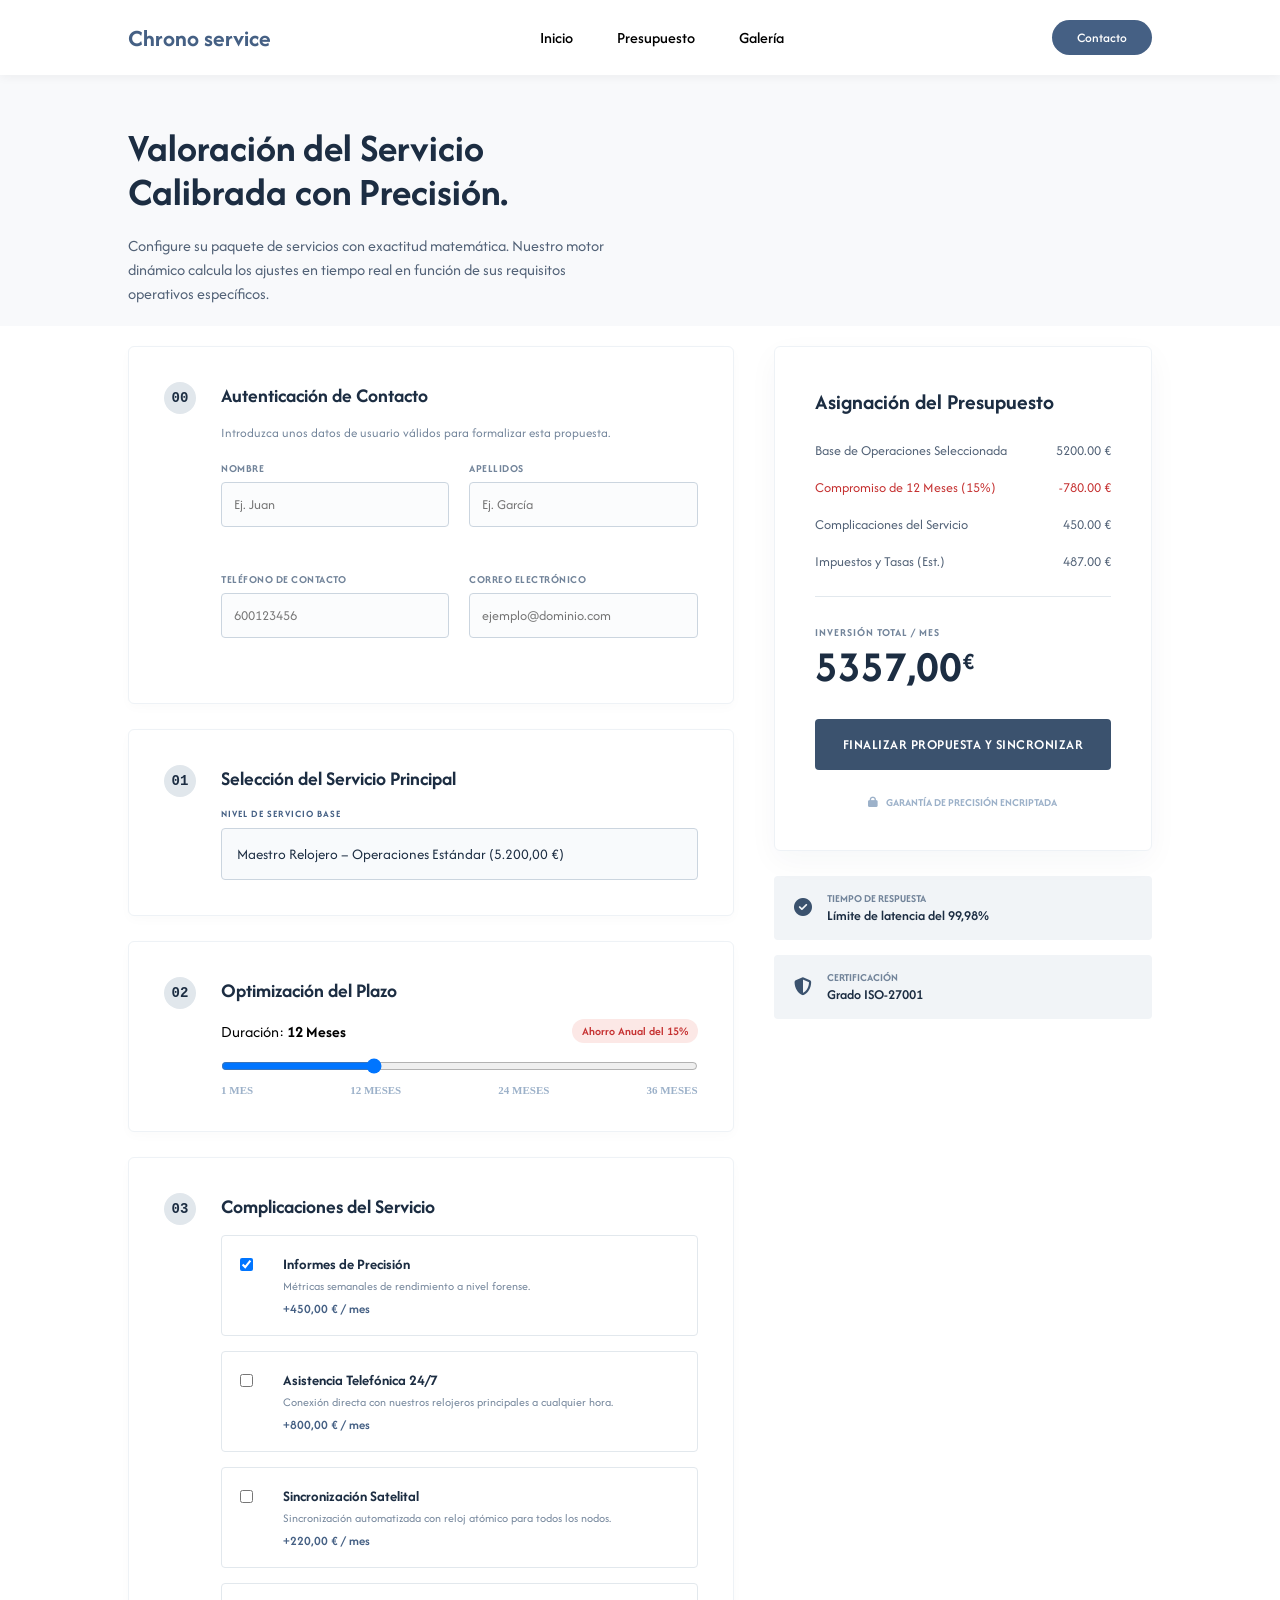
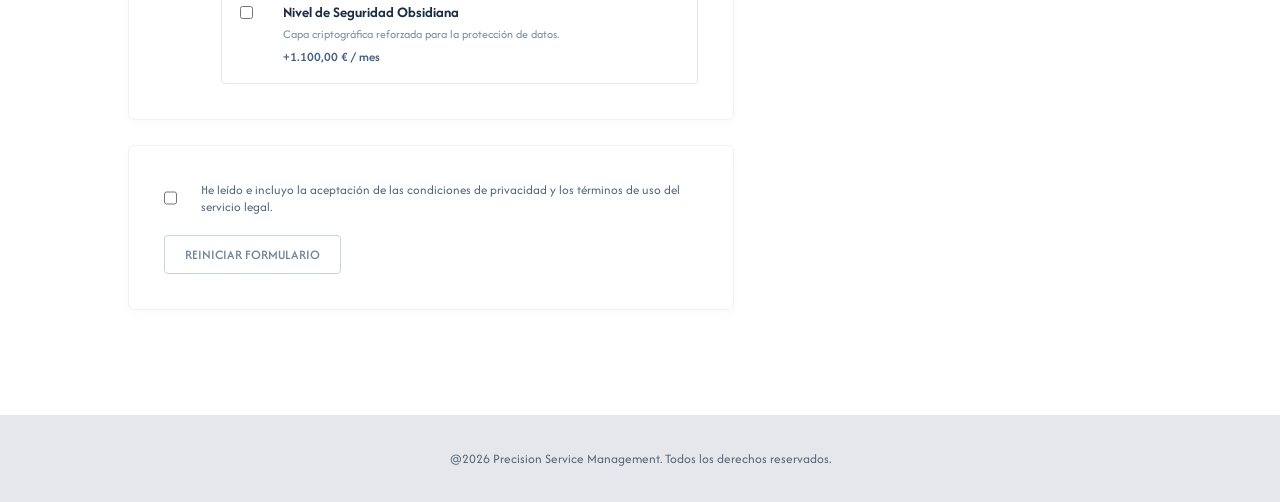
<file: views/presupuesto.html>
<!DOCTYPE html>
<html lang="es">
<head>
  <!-- CONFIGURACIÓN TÉCNICA, METADATOS Y TÍTULO -->
  <meta charset="UTF-8">
  <meta name="viewport" content="width=device-width, initial-scale=1.0">
  <title>Valoración del Servicio de Precisión - Chrono Service</title>
  
  <!-- Vinculación de los archivos de estilos CSS -->
  <link rel="stylesheet" href="../css/variables.css">
  <link rel="stylesheet" href="../css/global.css">
  <link rel="stylesheet" href="../css/paginas/presupuesto.css">
  
  <!-- Iconos de FontAwesome -->
  <link rel="stylesheet" href="https://cdnjs.cloudflare.com/ajax/libs/font-awesome/6.4.0/css/all.min.css" />
</head>
<body>
  <div class="site">
    
    <!-- ENCABEZADO: Logotipo y menú de navegación -->
    <header>
      <a class="logo" href="../index.html"><h1>Chrono service</h1></a>
      <nav>
        <ul class="nav_links">
          <li><a href="../index.html">Inicio</a></li>
          <li><a href="presupuesto.html" class="active">Presupuesto</a></li>
          <li><a href="galeria.html">Galería</a></li>
        </ul>
      </nav>
      <a class="cta" href="contacto.html"><button>Contacto</button></a>
    </header>

    <!-- CONTENIDO PRINCIPAL -->
    <main class="content">
      
      <!-- Introducción de la sección de presupuestos -->
      <section class="valuation-intro">
        <p class="section-subtitle">PLANIFICACIÓN DE INVERSIONES</p>
        <h2 class="section-title">Valoración del Servicio<br>Calibrada con Precisión.</h2>
        <p class="section-lead">Configure su paquete de servicios con exactitud matemática. Nuestro motor dinámico calcula los ajustes en tiempo real en función de sus requisitos operativos específicos.</p>
      </section>

      <!-- FORMULARIO DE PRESUPUESTO INTERACTIVO -->
      <form id="presupuestoForm" novalidate>
        <div class="budget-grid-container">
          
          <!-- COLUMNA DE CONFIGURACIÓN (IZQUIERDA) -->
          <div class="config-column">
            
            <!-- Paso 00: Formulario con los datos de contacto -->
            <div class="step-card">
              <div class="step-badge">00</div>
              <div class="step-content">
                <h3>Autenticación de Contacto</h3>
                <p class="step-desc">Introduzca unos datos de usuario válidos para formalizar esta propuesta.</p>
                
                <!-- Inputs: Nombre y Apellidos -->
                <div class="input-group-row">
                  <div class="input-wrapper">
                    <label for="nombre">Nombre</label>
                    <input type="text" id="nombre" name="nombre" placeholder="Ej. Juan" required>
                    <span class="error-msg" id="err-nombre"></span>
                  </div>
                  <div class="input-wrapper">
                    <label for="apellidos">Apellidos</label>
                    <input type="text" id="apellidos" name="apellidos" placeholder="Ej. García" required>
                    <span class="error-msg" id="err-apellidos"></span>
                  </div>
                </div>

                <!-- Inputs: Teléfono y Email -->
                <div class="input-group-row" style="margin-top: 15px;">
                  <div class="input-wrapper">
                    <label for="telefono">Teléfono de contacto</label>
                    <input type="tel" id="telefono" name="telefono" placeholder="600123456" required>
                    <span class="error-msg" id="err-telefono"></span>
                  </div>
                  <div class="input-wrapper">
                    <label for="email">Correo electrónico</label>
                    <input type="email" id="email" name="email" placeholder="ejemplo@dominio.com" required>
                    <span class="error-msg" id="err-email"></span>
                  </div>
                </div>
              </div>
            </div>

            <!-- Paso 01: Selección del producto o tarifa base -->
            <div class="step-card">
              <div class="step-badge">01</div>
              <div class="step-content">
                <h3>Selección del Servicio Principal</h3>
                <label class="base-tier-label" for="producto">NIVEL DE SERVICIO BASE</label>
                <div class="select-style-wrapper">
                  <select id="producto" name="producto">
                    <option value="5200" selected>Maestro Relojero – Operaciones Estándar (5.200,00 €)</option>
                    <option value="3500">Mantenimiento Industrial – Set de Calibración (3.500,00 €)</option>
                    <option value="7800">Innovación Empresarial – System a Gran Escala (7.800,00 €)</option>
                  </select>
                </div>
              </div>
            </div>

            <!-- Paso 02: Selector de rango para los meses de suscripción -->
            <div class="step-card">
              <div class="step-badge">02</div>
              <div class="step-content">
                <h3>Optimización del Plazo</h3>
                <div class="duration-header">
                  <span class="duration-label">Duración: <strong id="plazo-val">12 Meses</strong></span>
                  <span class="discount-badge" id="descuento-tag">Ahorro Anual del 15%</span>
                </div>
                
                <!-- Control deslizable (Slider) -->
                <div class="range-slider-container">
                  <input type="range" id="plazo" name="plazo" min="1" max="36" value="12" step="1">
                  <div class="range-ticks">
                    <span>1 MES</span>
                    <span>12 MESES</span>
                    <span>24 MESES</span>
                    <span>36 MESES</span>
                  </div>
                </div>
              </div>
            </div>

            <!-- Paso 03: Checkboxes para añadir extras opcionales -->
            <div class="step-card">
              <div class="step-badge">03</div>
              <div class="step-content">
                <h3>Complicaciones del Servicio</h3>
                <div class="complications-grid">
                  
                  <!-- Extra 1: Informes -->
                  <label class="checkbox-card">
                    <input type="checkbox" name="extras" value="450" checked>
                    <span class="checkbox-custom"></span>
                    <span class="checkbox-label-block">
                      <strong>Informes de Precisión</strong>
                      <span class="sub-txt">Métricas semanales de rendimiento a nivel forense.</span>
                      <span class="price-txt">+450,00 € / mes</span>
                    </span>
                  </label>

                  <!-- Extra 2: Soporte 24/7 -->
                  <label class="checkbox-card">
                    <input type="checkbox" name="extras" value="800">
                    <span class="checkbox-custom"></span>
                    <span class="checkbox-label-block">
                      <strong>Asistencia Telefónica 24/7</strong>
                      <span class="sub-txt">Conexión directa con nuestros relojeros principales a cualquier hora.</span>
                      <span class="price-txt">+800,00 € / mes</span>
                    </span>
                  </label>

                  <!-- Extra 3: Sincronización Satelital -->
                  <label class="checkbox-card">
                    <input type="checkbox" name="extras" value="220">
                    <span class="checkbox-custom"></span>
                    <span class="checkbox-label-block">
                      <strong>Sincronización Satelital</strong>
                      <span class="sub-txt">Sincronización automatizada con reloj atómico para todos los nodos.</span>
                      <span class="price-txt">+220,00 € / mes</span>
                    </span>
                  </label>

                  <!-- Extra 4: Seguridad Obsidiana -->
                  <label class="checkbox-card">
                    <input type="checkbox" name="extras" value="1100">
                    <span class="checkbox-custom"></span>
                    <span class="checkbox-label-block">
                      <strong>Nivel de Seguridad Obsidiana</strong>
                      <span class="sub-txt">Capa criptográfica reforzada para la protección de datos.</span>
                      <span class="price-txt">+1.100,00 € / mes</span>
                    </span>
                  </label>

                </div>
              </div>
            </div>

            <!-- Aceptación de políticas legales y reinicio -->
            <div class="step-card privacy-card">
              <label class="privacy-checkbox-container">
                <input type="checkbox" id="privacidad" name="privacidad" required>
                <span class="checkbox-custom"></span>
                <span class="privacy-text">He leído e incluyo la aceptación de las condiciones de privacidad y los términos de uso del servicio legal.</span>
              </label>
              <div class="form-buttons">
                <button type="button" id="btn-reset" class="btn-secondary-custom">REINICIAR FORMULARIO</button>
              </div>
            </div>

          </div>

          <!-- COLUMNA DEL RECIBO / DESGLOSE (DERECHA) -->
          <div class="summary-column">
            <div class="sticky-receipt-card">
              <h3>Asignación del Presupuesto</h3>
              
              <!-- Líneas dinámicas del desglose económico -->
              <div class="receipt-line">
                <span>Base de Operaciones Seleccionada</span>
                <span id="recibo-base">0,00 €</span>
              </div>
              
              <div class="receipt-line discount-line">
                <span id="recibo-plazo-desc">Optimización de Compromiso</span>
                <span id="recibo-descuento">-0,00 €</span>
              </div>

              <div class="receipt-line">
                <span>Complicaciones del Servicio</span>
                <span id="recibo-extras">0,00 €</span>
              </div>

              <div class="receipt-line">
                <span>Impuestos y Tasas (Est.)</span>
                <span id="recibo-tax">0,00 €</span>
              </div>

              <div class="receipt-divider"></div>

              <!-- Muestra del precio final recalculado -->
              <div class="total-investment-block">
                <span class="total-title">INVERSIÓN TOTAL / MES</span>
                <div class="total-amount-display">
                  <span id="recibo-total">0,00</span>
                  <span class="currency-symbol">€</span>
                </div>
              </div>

              <!-- Botón para procesar y enviar el formulario -->
              <button type="submit" class="btn-finalize">FINALIZAR PROPUESTA Y SINCRONIZAR</button>

              <div class="secure-badge">
                <i class="fa-solid fa-lock"></i> GARANTÍA DE PRECISIÓN ENCRIPTADA
              </div>
            </div>

            <!-- Tarjetas informativas de calidad adicionales -->
            <div class="status-mini-cards">
              <div class="mini-card">
                <i class="fa-solid fa-circle-check icon-blue"></i>
                <div>
                  <h4>TIEMPO DE RESPUESTA</h4>
                  <p>Límite de latencia del 99,98%</p>
                </div>
              </div>
              <div class="mini-card">
                <i class="fa-solid fa-shield-halved icon-blue"></i>
                <div>
                  <h4>CERTIFICACIÓN</h4>
                  <p>Grado ISO-27001</p>
                </div>
              </div>
            </div>

          </div>

        </div>
      </form>
    </main>

    <!-- PIE DE PÁGINA -->
    <footer class="footer">
      <h5>@2026 Precision Service Management. Todos los derechos reservados.</h5>
    </footer>
  </div>

  <!-- Script encargado de la lógica y cálculos interactivos -->
  <script src="../js/script.js"></script>
</body>
</html>
</file>
<file: css/variables.css>
@import url('https://fonts.googleapis.com/css2?family=Afacad:ital,wght@0,400..700;1,400..700&display=swap');

:root {
  /* Paleta de colores corporativa para Chrono Service */
  --color-primary: #456084;   /* Azul principal: utilizado para elementos destacados, botones y enlaces activos */
  --color-secondary: #516176; /* Azul grisáceo: ideal para textos secundarios, descripciones y estados hover */
  --color-tertiary: #DBE4E7;  /* Gris claro azulado: usado para líneas divisorias (<hr>) y bordes tenues */
  --color-neutral: #F1F4F6;   /* Fondo neutro intermedio: perfecto para tarjetas, contenedores y bloques de contenido */
  --color-main: #F8F9FB;      /* Fondo principal de la web: tono casi blanco para mantener una estética limpia */
}
</file>
<file: css/global.css>
/* ==========================================================================
   RESETEO UNIVERSAL Y AJUSTES DE CAJA
   ========================================================================== */
* {
  box-sizing: border-box; /* Hace que el padding y el border no sumen ancho al tamaño total del elemento */
  margin: 0;              /* Elimina los márgenes heredados por defecto de todos los navegadores */
  padding: 0;             /* Elimina los rellenos heredados por defecto */
}

html, body {
  height: 100%;           /* Garantiza que la estructura base ocupe toda la altura de la ventana */
}

/* ESTRATEGIA FLEXBOX: Fuerza al Footer a mantenerse siempre abajo si hay poco contenido */
.site {
  display: flex;
  flex-direction: column;
  min-height: 100vh;      /* El contenedor padre ocupará como mínimo el 100% del alto de la pantalla */
}

.content {
  flex: 1;                /* Esta zona se expande de forma elástica para empujar al footer hacia el fondo */
}

/* TIPOGRAFÍA Y ESTILOS BASE PARA ENLACES */
li, a, button, h4 {
  font-family: "Afacad", sans-serif;
  text-decoration: none;  /* Quita el subrayado por defecto de todos los enlaces */
}

/* ==========================================================================
   NAVBAR FIJO (BARRA DE NAVEGACIÓN SUPERIOR)
   ========================================================================== */
header {
  position: fixed;        /* Mantiene la barra fija en la parte superior al hacer scroll */
  top: 0;
  left: 0;
  width: 100%;            /* Asegura que cubra todo el ancho horizontal de la ventana */
  display: flex;
  justify-content: space-between; /* Distribuye el logo, el menú y el botón dejando espacio entre ellos */
  align-items: center;    /* Alinea verticalmente todos los elementos del menú en el centro */
  padding: 20px 10%;      /* Margen interno: 20px arriba/abajo y 10% de separación en los laterales */
  background-color: #ffffff;
  box-shadow: 0 2px 10px rgba(0, 0, 0, 0.05); /* Sutil sombra inferior para dar efecto de flotado */
  z-index: 100;           /* Prioridad de capa alta para que el menú siempre quede por encima de las fotos */
}

.logo h1 {
  font-size: 24px;
  color: var(--color-primary); /* Usa el color principal corporativo guardado en variables.css */
}

.nav_links {
  list-style: none;       /* Quita los puntos negros o viñetas de la lista de navegación */
}

.nav_links li {
  display: inline-block;  /* Convierte los elementos de la lista en bloques horizontales contiguos */
  padding: 0 20px;        /* Separación horizontal de 20px entre cada pestaña del menú */
}

.nav_links li a {
  color: #000000;
  font-weight: 500;
  transition: color 0.3s ease; /* Transición suave de 0.3 segundos para el cambio de color al pasar el ratón */
}

.nav_links li a:hover {
  color: var(--color-primary); /* El enlace cambia al color primario en el estado hover */
}

/* ESTILOS DE LOS BOTONES CORPORATIVOS (TIPO CALL TO ACTION) */
button {
  padding: 9px 25px;
  background-color: var(--color-primary);
  color: white;
  border: none;           /* Quita el borde gris tosco que traen los botones por defecto */
  border-radius: 50px;    /* Bordes completamente redondeados (estilo píldora) */
  cursor: pointer;        /* Cambia el cursor a una mano al pasar por encima indicando que es clickeable */
  font-weight: 500;
  transition: background-color 0.3s ease; /* Transición suave para el cambio de tono de fondo */
}

button:hover {
  background-color: var(--color-secondary); /* Oscurece o cambia el fondo al color secundario */
}

/* ==========================================================================
   SECCIÓN DEL PIE DE PÁGINA (FOOTER)
   ========================================================================== */
.container {
  max-width: 1200px;      /* Centra y limita el ancho máximo del contenido interior del footer */
  margin: 0 auto;
}

.footer {
  background-color: #e5e7eb; /* Color gris claro de fondo para el footer */
  padding: 35px 0;
  width: 100%;
}

.footer-row {
  display: flex;
  flex-wrap: wrap;        /* Permite que las columnas bajen a la siguiente línea en pantallas pequeñas */
}

.footer-links {
  width: 33.33%;          /* Distribuye el espacio en 3 columnas reales idénticas */
  padding: 0 15px;        /* Separación de seguridad a los lados de cada columna */
}

.footer-links h4 {
  font-size: 16px;
  color: #000000;
  font-weight: 700;
  margin-bottom: 25px;
  border-bottom: 2px solid var(--color-primary); /* Subrayado estético usando el color primario de la marca */
  padding-bottom: 10px;
  display: inline-block;  /* Hace que la línea inferior mida solo lo que mide el texto del título */
}

.footer-links ul li {
  font-size: 14px;
  list-style: none;
  color: var(--color-secondary);
  line-height: 1.6;       /* Interlineado para que los textos largos se lean de forma cómoda */
  margin-bottom: 10px;    /* Espacio de separación vertical entre enlaces del footer */
}

.footer-links ul li a {
  color: var(--color-secondary);
  transition: all 0.3s ease;
}

/* Efecto dinámico al pasar el ratón sobre los enlaces del Footer */
.footer-links ul li a:hover {
  color: var(--color-primary);
  padding-left: 6px;      /* Pequeño desplazamiento hacia la derecha como efecto de selección interactiva */
}

hr {
  margin: 20px 0;
  border: 0;
  border-top: 1px solid var(--color-tertiary); /* Línea fina de división antes del copyright */
}

h5 {
  text-align: center;     /* Centra el texto del Copyright al fondo de la web */
  font-family: "Afacad", sans-serif;
  color: var(--color-secondary);
  font-weight: 400;
}
</file>
<file: css/paginas/presupuesto.css>
/* ==========================================================================
   DISEÑO DE LA INTRODUCCIÓN (PÁGINA DE VALORACIÓN)
   ========================================================================== */
.valuation-intro {
  padding: 60px 10% 20px 10%;
  background-color: var(--color-main);
}

.section-subtitle {
  font-family: "Afacad", sans-serif;
  font-size: 12px;
  font-weight: 700;
  letter-spacing: 1.5px;
  color: #516176;
  margin-bottom: 10px;
}

.section-title {
  font-family: "Afacad", sans-serif;
  font-size: 40px;
  color: #1c2d42;
  line-height: 1.1;
  font-weight: 700;
  margin-top: 50px;
  margin-bottom: 20px;
}

.section-lead {
  font-family: "Afacad", sans-serif;
  font-size: 16px;
  color: var(--color-secondary);
  max-width: 500px;
  line-height: 1.5;
}

/* CONTENEDOR GRID: Divide el formulario y el recibo lateral */
.budget-grid-container {
  display: grid;
  grid-template-columns: 1.6fr 1fr; /* El formulario toma más peso visual que el recibo */
  gap: 40px;
  padding: 20px 10% 80px 10%;
  align-items: flex-start; /* Evita que el recibo se estire verticalmente de forma artificial */
}

/* DISEÑO DE TARJETAS POR PASOS (ESTRUCTURA DEL FORMULARIO) */
.step-card {
  background: #ffffff;
  border-radius: 6px;
  padding: 35px;
  margin-bottom: 25px;
  display: flex;
  gap: 25px;
  box-shadow: 0 4px 12px rgba(0,0,0,0.02);
  border: 1px solid #eef2f6;
}

/* Indicador numérico circular izquierdo */
.step-badge {
  background: #e1e7ec;
  color: #1c2d42;
  font-family: monospace;
  font-size: 14px;
  font-weight: 700;
  width: 32px;
  height: 32px;
  border-radius: 50%;
  display: flex;
  align-items: center;
  justify-content: center;
  flex-shrink: 0; /* Impide que el círculo se deforme al reducirse el espacio */
}

.step-content {
  flex: 1;
}

.step-content h3 {
  font-family: "Afacad", sans-serif;
  font-size: 20px;
  color: #1c2d42;
  margin-bottom: 15px;
}

.step-desc {
  font-family: "Afacad", sans-serif;
  font-size: 13px;
  color: #72849a;
  margin-bottom: 20px;
}

/* PASO DE VALIDACIÓN DE ENTRADAS DE CONTACTO */
.input-group-row {
  display: flex;
  gap: 20px;
  flex-wrap: wrap; /* Impide el colapso horizontal de los campos en pantallas intermedias */
}

.input-wrapper {
  flex: 1;
  min-width: 200px; /* Determina el ancho mínimo antes de que el campo salte de línea */
  display: flex;
  flex-direction: column;
  gap: 6px;
}

.input-wrapper label {
  font-family: "Afacad", sans-serif;
  font-size: 11px;
  font-weight: 700;
  text-transform: uppercase;
  color: #72849a;
  letter-spacing: 0.5px;
}

.input-wrapper input {
  font-family: "Afacad", sans-serif;
  padding: 12px;
  border: 1px solid #cbd5df;
  border-radius: 4px;
  font-size: 14px;
  color: #1c2d42;
  outline: none;
  background-color: #fbfcfd;
  transition: border-color 0.2s;
}

.input-wrapper input:focus {
  border-color: var(--color-primary);
}

.error-msg {
  font-family: "Afacad", sans-serif;
  font-size: 11px;
  color: #d93838;
  margin-top: 10px;
  min-height: 14px; /* Reserva espacio estructural para evitar saltos bruscos cuando aparece el mensaje */
}

/* MENÚ DESPLEGABLE (PASO 01) */
.base-tier-label {
  font-family: "Afacad", sans-serif;
  font-size: 10px;
  font-weight: 700;
  color: var(--color-primary);
  letter-spacing: 1px;
  display: block;
  margin-bottom: 8px;
}

.select-style-wrapper select {
  font-family: "Afacad", sans-serif;
  width: 100%;
  padding: 15px;
  border: 1px solid #cbd5df;
  border-radius: 4px;
  background-color: #f8fafc;
  font-size: 15px;
  color: #1c2d42;
  cursor: pointer;
  appearance: none; /* Suprime la flecha por defecto del sistema para estilización propia */
  -webkit-appearance: none;
  -moz-appearance: none;
}

/* DESLIZADOR RANGO DE DURACIÓN (PASO 02) */
.duration-header {
  display: flex;
  justify-content: space-between;
  margin-bottom: 15px;
  align-items: center;
}

.duration-header span {
  font-family: "Afacad", sans-serif;
}

.discount-badge {
  font-family: "Afacad", sans-serif;
  background-color: #fce8e6;
  color: #c53030;
  padding: 4px 10px;
  border-radius: 12px;
  font-size: 12px;
  font-weight: 600;
}

.range-slider-container input[type="range"] {
  width: 100%;
  margin-bottom: 10px;
  cursor: pointer;
}

.range-ticks {
  display: flex;
  justify-content: space-between;
  font-size: 11px;
  color: #9cb1c9;
  font-weight: 600;
}

/* CASILLAS DE SELECCIÓN DE COMPLICACIONES (PASO 03) */
.complications-grid {
  display: grid;
  grid-template-columns: 1fr;
  gap: 15px;
}

.checkbox-card {
  display: flex;
  align-items: flex-start;
  gap: 15px;
  padding: 18px;
  border: 1px solid #e2e8ed;
  border-radius: 4px;
  cursor: pointer;
  transition: background 0.2s;
}

.checkbox-card:hover {
  background-color: #fbfcfd;
}

.checkbox-card input[type="checkbox"] {
  margin-top: 4px;
  cursor: pointer;
}

.checkbox-label-block {
  display: flex;
  flex-direction: column;
  font-family: "Afacad", sans-serif;
}

.checkbox-label-block strong {
  font-size: 15px;
  color: #1c2d42;
}

.sub-txt {
  font-size: 12px;
  color: #72849a;
  margin: 4px 0 6px 0;
}

.price-txt {
  font-size: 13px;
  font-weight: 600;
  color: var(--color-primary);
}

/* ==========================================================================
   RECIBO FLOTANTE DERECHO (BUDGET ALLOCATION)
   ========================================================================== */
.sticky-receipt-card {
  background: #ffffff;
  border: 1px solid #eef2f6;
  border-radius: 6px;
  padding: 40px;
  box-shadow: 0 10px 30px rgba(28,45,66,0.04);
  position: sticky; /* Mantiene la tarjeta fija al hacer scroll por el formulario */
  top: 40px;          /* Separación superior respetando el margen de navegación */
}

.sticky-receipt-card h3 {
  font-family: "Afacad", sans-serif;
  font-size: 22px;
  color: #1c2d42;
  margin-bottom: 25px;
}

.receipt-line {
  font-family: "Afacad", sans-serif;
  display: flex;
  justify-content: space-between;
  font-size: 14px;
  color: #516176;
  margin-bottom: 18px;
}

.discount-line {
  color: #c53030;
}

.receipt-divider {
  height: 1px;
  background-color: #e2e8ed;
  margin: 25px 0;
}

.total-investment-block {
  margin-bottom: 30px;
}

.total-title {
  font-family: "Afacad", sans-serif;
  font-size: 11px;
  font-weight: 700;
  color: #72849a;
  letter-spacing: 1px;
}

.total-amount-display {
  font-family: "Afacad", sans-serif;
  display: flex;
  align-items: flex-start;
  font-size: 44px;
  font-weight: 700;
  color: #1c2d42;
  line-height: 1;
  margin-top: 5px;
}

.currency-symbol {
  font-size: 24px;
  margin-right: 4px;
  margin-top: 4px;
}

.btn-finalize {
  font-family: "Afacad", sans-serif;
  width: 100%;
  padding: 16px;
  background-color: #3b526e;
  color: #ffffff;
  border: none;
  border-radius: 4px;
  font-weight: 600;
  font-size: 14px;
  letter-spacing: 0.5px;
  cursor: pointer;
  transition: background 0.2s;
}

.btn-finalize:hover {
  background-color: #1c2d42;
}

.secure-badge {
  font-family: "Afacad", sans-serif;
  display: flex;
  align-items: center;
  justify-content: center;
  gap: 8px;
  font-size: 11px;
  font-weight: 700;
  color: #9cb1c9;
  margin-top: 25px;
}

/* MÓDULOS DE ESTADO INFERIORES */
.status-mini-cards {
  margin-top: 25px;
  display: flex;
  flex-direction: column;
  gap: 15px;
}

.mini-card {
  background-color: #f1f4f7;
  padding: 15px 20px;
  border-radius: 4px;
  display: flex;
  align-items: center;
  gap: 15px;
}

.icon-blue {
  color: #3b526e;
  font-size: 18px;
}

.mini-card h4 {
  font-family: "Afacad", sans-serif;
  font-size: 11px;
  font-weight: 700;
  color: #72849a;
}

.mini-card p {
  font-family: "Afacad", sans-serif;
  font-size: 14px;
  font-weight: 600;
  color: #1c2d42;
}

/* PANEL DE PRIVACIDAD */
.privacy-card {
  flex-direction: column;
  gap: 20px;
}

.privacy-checkbox-container {
  font-family: "Afacad", sans-serif;
  display: flex;
  gap: 12px;
  cursor: pointer;
  font-size: 13px;
  color: #516176;
}

.btn-secondary-custom {
  font-family: "Afacad", sans-serif;
  padding: 10px 20px;
  background: none;
  border: 1px solid #cbd5df;
  border-radius: 4px;
  color: #72849a;
  cursor: pointer;
  transition: background 0.2s, color 0.2s;
}

.btn-secondary-custom:hover {
  background-color: #f1f5f9;
  color: #1c2d42;
}

/* ==========================================================================
   DISEÑO ADAPTATIVO (MEDIA QUERIES)
   ========================================================================== */
@media (max-width: 990px) {
  .budget-grid-container { 
    grid-template-columns: 1fr; /* Coloca el panel del recibo abajo del formulario */
    padding: 10px 5% 60px 5%;
  }
  
  .valuation-intro {
    padding: 40px 5% 10px 5%;
  }

  .sticky-receipt-card {
    position: static; /* El recibo pierde la propiedad flotante y se integra en el flujo común */
    margin-top: 20px;
    padding: 30px 20px;
  }
}

@media (max-width: 600px) {
  .step-card {
    flex-direction: column; /* El dígito del paso se sitúa sobre el cuerpo del texto en móviles */
    gap: 15px;
    padding: 25px 20px;
  }

  .step-badge {
    width: 28px;
    height: 28px;
    font-size: 12px;
  }
  
  .input-group-row {
    flex-direction: column;
    gap: 15px;
  }
  
  .input-wrapper {
    width: 100%;
  }
}
</file>
